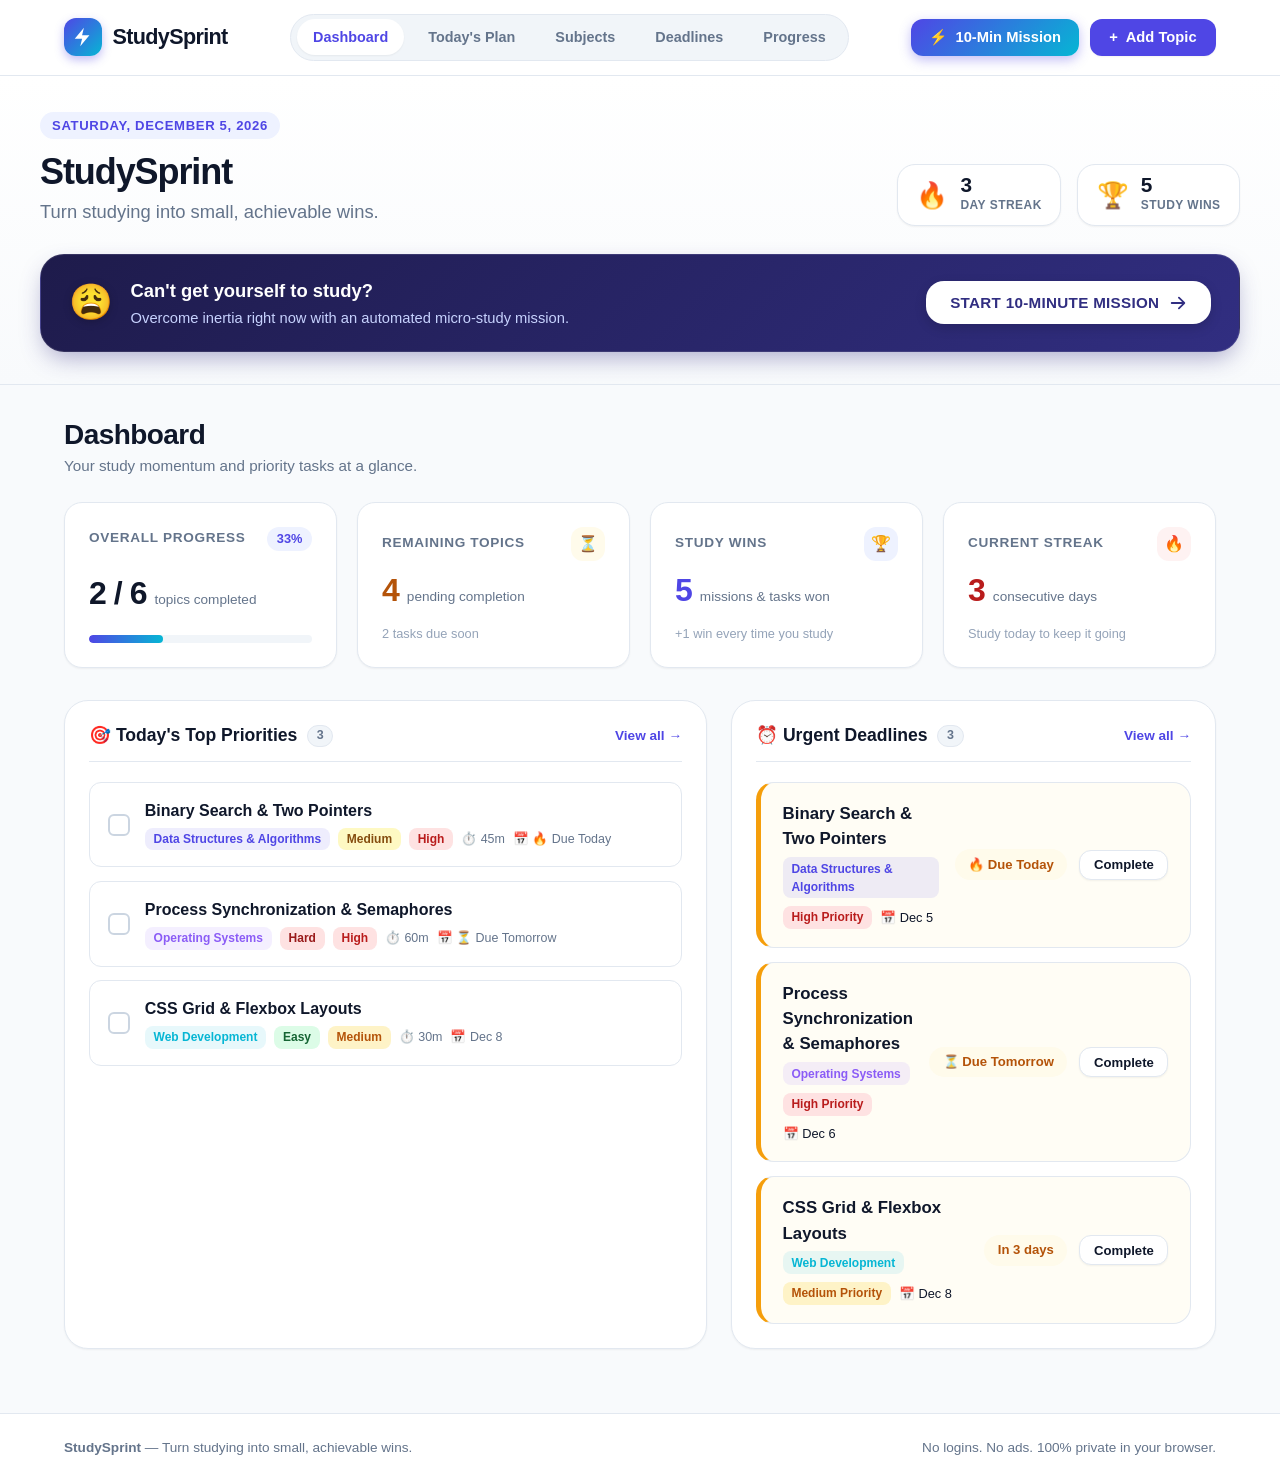
<file: index.html>
﻿<!DOCTYPE html>
<html lang="en">
<head>
  <meta charset="UTF-8">
  <meta name="viewport" content="width=device-width, initial-scale=1.0">
  
  <!-- Primary Meta Tags -->
  <title>StudySprint – Free Study Planner for Students</title>
  <meta name="title" content="StudySprint – Free Study Planner for Students">
  <meta name="description" content="StudySprint is a free study planner that helps students organize subjects, track deadlines, plan daily study tasks, and start focused 10-minute study sessions.">
  <meta name="keywords" content="study planner, student planner, study timer, 10 minute mission, study tracker, college study, homework manager, deadline tracker">
  <meta name="author" content="StudySprint">
  <meta name="theme-color" content="#4f46e5">

  <!-- Open Graph / Facebook -->
  <meta property="og:type" content="website">
  <meta property="og:url" content="https://studysprint.app/">
  <meta property="og:title" content="StudySprint – Free Study Planner for Students">
  <meta property="og:description" content="Turn studying into small, achievable wins. Organize subjects, track deadlines, and conquer procrastination with 10-Minute Missions.">
  <meta property="og:image" content="assets/og-preview.svg">

  <!-- Twitter Card -->
  <meta property="twitter:card" content="summary_large_image">
  <meta property="twitter:url" content="https://studysprint.app/">
  <meta property="twitter:title" content="StudySprint – Free Study Planner for Students">
  <meta property="twitter:description" content="Turn studying into small, achievable wins. Free browser-based study planner for college students.">
  <meta property="twitter:image" content="assets/og-preview.svg">

  <link rel="icon" type="image/svg+xml" href="assets/favicon.svg">
  <link rel="stylesheet" href="style.css">

  <!-- Structured Data (JSON-LD) -->
  <script type="application/ld+json">
  {
    "@context": "https://schema.org",
    "@type": "WebApplication",
    "name": "StudySprint",
    "applicationCategory": "EducationalApplication",
    "operatingSystem": "All",
    "browserRequirements": "Requires JavaScript and HTML5 support",
    "description": "Free study planning web application for students to track subjects, topics, deadlines, and execute 10-minute focused study sessions.",
    "offers": {
      "@type": "Offer",
      "price": "0",
      "priceCurrency": "USD"
    }
  }
  </script>
</head>
<body>

  <!-- Navigation Header -->
  <header class="app-header" id="app-header">
    <div class="header-container">
      <a href="#dashboard" class="brand-logo" aria-label="StudySprint Home">
        <div class="logo-icon">
          <svg viewBox="0 0 24 24" width="22" height="22" fill="currentColor">
            <path d="M13 2L3 14h8l-2 8 10-12h-8l2-8z"/>
          </svg>
        </div>
        <span class="logo-text">StudySprint</span>
      </a>

      <nav class="main-nav" id="main-nav" aria-label="Main Navigation">
        <ul class="nav-links">
          <li><a href="#dashboard" class="nav-link active" data-section="dashboard">Dashboard</a></li>
          <li><a href="#todays-plan" class="nav-link" data-section="todays-plan">Today's Plan</a></li>
          <li><a href="#subjects" class="nav-link" data-section="subjects">Subjects</a></li>
          <li><a href="#deadlines" class="nav-link" data-section="deadlines">Deadlines</a></li>
          <li><a href="#progress" class="nav-link" data-section="progress">Progress</a></li>
        </ul>
      </nav>

      <div class="header-actions">
        <button class="btn btn-mission btn-pulse" id="nav-mission-btn" title="Start a quick 10-minute study session">
          <span class="btn-icon">⚡</span>
          <span class="btn-label">10-Min Mission</span>
        </button>
        <button class="btn btn-primary" id="header-add-topic-btn">
          <span class="btn-icon">+</span>
          <span class="btn-label">Add Topic</span>
        </button>
        <button class="mobile-menu-toggle" id="mobile-menu-toggle" aria-label="Toggle navigation menu" aria-expanded="false">
          <span></span><span></span><span></span>
        </button>
      </div>
    </div>
  </header>

  <!-- Main Content Layout -->
  <main class="app-main" id="main-content">
    
    <!-- Hero / Welcome Banner -->
    <section class="hero-banner" aria-label="Daily Overview">
      <div class="hero-content">
        <div class="hero-text">
          <div class="date-badge" id="current-date-display">Today's Date</div>
          <h1 class="hero-title">StudySprint</h1>
          <p class="hero-tagline">Turn studying into small, achievable wins.</p>
        </div>

        <div class="hero-stats">
          <div class="stat-pill streak-pill" title="Daily study streak">
            <span class="pill-icon">🔥</span>
            <div class="pill-data">
              <span class="pill-value" id="hero-streak-count">0</span>
              <span class="pill-label">Day Streak</span>
            </div>
          </div>
          <div class="stat-pill wins-pill" title="Total study wins recorded">
            <span class="pill-icon">🏆</span>
            <div class="pill-data">
              <span class="pill-value" id="hero-wins-count">0</span>
              <span class="pill-label">Study Wins</span>
            </div>
          </div>
        </div>
      </div>

      <!-- Quick 10-Minute Mission Incentive Card -->
      <div class="mission-trigger-banner" id="hero-mission-trigger">
        <div class="mission-trigger-text">
          <span class="mission-emoji" aria-hidden="true">😩</span>
          <div class="mission-prompt">
            <strong>Can't get yourself to study?</strong>
            <p>Overcome inertia right now with an automated micro-study mission.</p>
          </div>
        </div>
        <button class="btn btn-mission-hero" id="hero-start-mission-btn">
          <span>START 10-MINUTE MISSION</span>
          <svg viewBox="0 0 20 20" width="18" height="18" fill="currentColor"><path fill-rule="evenodd" d="M10.293 3.293a1 1 0 011.414 0l6 6a1 1 0 010 1.414l-6 6a1 1 0 01-1.414-1.414L14.586 11H3a1 1 0 110-2h11.586l-4.293-4.293a1 1 0 010-1.414z" clip-rule="evenodd"/></svg>
        </button>
      </div>
    </section>

    <!-- App Sections Container -->
    <div class="app-body">

      <!-- SECTION: Dashboard Overview -->
      <section id="dashboard" class="content-section active" aria-labelledby="heading-dashboard">
        <div class="section-header">
          <div>
            <h2 id="heading-dashboard" class="section-title">Dashboard</h2>
            <p class="section-subtitle">Your study momentum and priority tasks at a glance.</p>
          </div>
        </div>

        <!-- Metric Cards Grid -->
        <div class="stats-grid">
          <div class="card stat-card">
            <div class="stat-card-header">
              <span class="stat-card-title">Overall Progress</span>
              <span class="stat-badge" id="dash-pct-badge">0%</span>
            </div>
            <div class="stat-card-main">
              <span class="stat-big-number" id="dash-progress-ratio">0 / 0</span>
              <span class="stat-subtext">topics completed</span>
            </div>
            <div class="progress-bar-bg" role="progressbar" aria-valuemin="0" aria-valuemax="100" aria-valuenow="0" id="dash-progress-aria">
              <div class="progress-bar-fill" id="dash-progress-fill" style="width: 0%;"></div>
            </div>
          </div>

          <div class="card stat-card">
            <div class="stat-card-header">
              <span class="stat-card-title">Remaining Topics</span>
              <span class="stat-icon-wrap bg-amber">⏳</span>
            </div>
            <div class="stat-card-main">
              <span class="stat-big-number text-amber" id="dash-remaining-count">0</span>
              <span class="stat-subtext">pending completion</span>
            </div>
            <p class="stat-footnote" id="dash-due-today-note">0 tasks due soon</p>
          </div>

          <div class="card stat-card">
            <div class="stat-card-header">
              <span class="stat-card-title">Study Wins</span>
              <span class="stat-icon-wrap bg-indigo">🏆</span>
            </div>
            <div class="stat-card-main">
              <span class="stat-big-number text-indigo" id="dash-wins-count">0</span>
              <span class="stat-subtext">missions & tasks won</span>
            </div>
            <p class="stat-footnote">+1 win every time you study</p>
          </div>

          <div class="card stat-card">
            <div class="stat-card-header">
              <span class="stat-card-title">Current Streak</span>
              <span class="stat-icon-wrap bg-rose">🔥</span>
            </div>
            <div class="stat-card-main">
              <span class="stat-big-number text-rose" id="dash-streak-count">0</span>
              <span class="stat-subtext">consecutive days</span>
            </div>
            <p class="stat-footnote" id="dash-streak-status">Study today to keep it going</p>
          </div>
        </div>

        <!-- Dashboard Split Columns: Today's Tasks Preview + Upcoming Deadlines Preview -->
        <div class="dashboard-columns">
          
          <div class="dash-column">
            <div class="column-header">
              <h3 class="column-title">
                <span>🎯 Today's Top Priorities</span>
                <span class="count-bubble" id="dash-today-count">0</span>
              </h3>
              <a href="#todays-plan" class="text-link">View all &rarr;</a>
            </div>
            <div class="tasks-list" id="dash-today-tasks-list">
              <!-- Dynamically populated -->
            </div>
          </div>

          <div class="dash-column">
            <div class="column-header">
              <h3 class="column-title">
                <span>⏰ Urgent Deadlines</span>
                <span class="count-bubble" id="dash-urgent-count">0</span>
              </h3>
              <a href="#deadlines" class="text-link">View all &rarr;</a>
            </div>
            <div class="deadlines-list" id="dash-deadlines-preview-list">
              <!-- Dynamically populated -->
            </div>
          </div>

        </div>
      </section>

      <!-- SECTION: Today's Plan -->
      <section id="todays-plan" class="content-section" aria-labelledby="heading-todays-plan">
        <div class="section-header">
          <div>
            <h2 id="heading-todays-plan" class="section-title">Today's Plan</h2>
            <p class="section-subtitle">
              Automatically curated based on closest deadlines, priority, and estimated difficulty.
            </p>
          </div>
          <div class="section-header-actions">
            <button class="btn btn-secondary" id="today-add-topic-btn">+ Add Topic</button>
          </div>
        </div>

        <!-- Task filters / Sort toolbar -->
        <div class="filter-toolbar">
          <div class="filter-chips" id="today-filters">
            <button class="chip active" data-filter="all">All Priorities</button>
            <button class="chip" data-filter="High">High Priority</button>
            <button class="chip" data-filter="quick">Under 30 Mins</button>
            <button class="chip" data-filter="approaching">Due This Week</button>
          </div>
          <div class="filter-summary" id="today-filter-summary">
            Showing recommended tasks for today
          </div>
        </div>

        <!-- Today's Tasks Container -->
        <div class="tasks-container" id="today-tasks-container">
          <!-- Dynamic Task Cards -->
        </div>
      </section>

      <!-- SECTION: Subjects -->
      <section id="subjects" class="content-section" aria-labelledby="heading-subjects">
        <div class="section-header">
          <div>
            <h2 id="heading-subjects" class="section-title">Subjects</h2>
            <p class="section-subtitle">Organize your coursework, monitor completion rates, and manage topics.</p>
          </div>
          <div class="section-header-actions">
            <button class="btn btn-primary" id="open-add-subject-modal-btn">
              <span>+ Add Subject</span>
            </button>
          </div>
        </div>

        <!-- Subjects Grid -->
        <div class="subjects-grid" id="subjects-grid">
          <!-- Dynamic Subject Cards -->
        </div>
      </section>

      <!-- SECTION: Upcoming Deadlines -->
      <section id="deadlines" class="content-section" aria-labelledby="heading-deadlines">
        <div class="section-header">
          <div>
            <h2 id="heading-deadlines" class="section-title">Upcoming Deadlines</h2>
            <p class="section-subtitle">Chronological timeline of all remaining assignments and exam topics.</p>
          </div>
          <div class="section-header-actions">
            <div class="legend-pills">
              <span class="legend-tag tag-overdue">● Overdue</span>
              <span class="legend-tag tag-today">● Due Soon</span>
              <span class="legend-tag tag-normal">● Upcoming</span>
            </div>
          </div>
        </div>

        <!-- Deadlines List View -->
        <div class="deadlines-container" id="deadlines-container">
          <!-- Dynamically populated -->
        </div>
      </section>

      <!-- SECTION: Progress & History -->
      <section id="progress" class="content-section" aria-labelledby="heading-progress">
        <div class="section-header">
          <div>
            <h2 id="heading-progress" class="section-title">Study Progress Hub</h2>
            <p class="section-subtitle">Comprehensive breakdown of your study accomplishments and consistency.</p>
          </div>
        </div>

        <div class="progress-details-grid">
          <!-- Big Progress Overview Card -->
          <div class="card progress-breakdown-card">
            <h3 class="card-title">Subject Mastery Breakdown</h3>
            <div class="subject-progress-bars" id="subject-progress-bars-list">
              <!-- Dynamically populated -->
            </div>
          </div>

          <!-- Difficulty Distribution Card -->
          <div class="card difficulty-breakdown-card">
            <h3 class="card-title">Topics by Difficulty</h3>
            <div class="difficulty-bars" id="difficulty-breakdown-container">
              <!-- Dynamic bars -->
            </div>

            <div class="study-habits-box">
              <h4>💡 Study Sprint Tip</h4>
              <p>Break hard topics into 10-minute micro-tasks. Consistency beats cramming every time.</p>
            </div>
          </div>
        </div>

        <!-- Data Management & Demo Toolbar -->
        <div class="card utility-card">
          <div class="utility-card-header">
            <div>
              <h3 class="card-title">Data & Preferences</h3>
              <p class="section-subtitle">All your data is saved locally in your browser's localStorage.</p>
            </div>
          </div>
          <div class="utility-actions">
            <button class="btn btn-secondary btn-sm" id="btn-load-demo">
              <span>⚡ Load Sample College Data</span>
            </button>
            <button class="btn btn-secondary btn-sm" id="btn-export-data">
              <span>💾 Export Backup JSON</span>
            </button>
            <label class="btn btn-secondary btn-sm file-input-label">
              <span>📂 Import JSON</span>
              <input type="file" id="file-import-data" accept=".json" style="display:none;">
            </label>
            <button class="btn btn-danger-outline btn-sm" id="btn-clear-data">
              <span>🗑️ Clear All Data</span>
            </button>
          </div>
        </div>
      </section>

    </div>
  </main>

  <!-- Footer -->
  <footer class="app-footer">
    <div class="footer-container">
      <div class="footer-brand">
        <strong>StudySprint</strong> — Turn studying into small, achievable wins.
      </div>
      <div class="footer-links">
        <span>No logins. No ads. 100% private in your browser.</span>
      </div>
    </div>
  </footer>

  <!-- ==================== MODALS & DIALOGS ==================== -->

  <!-- 1. ADD SUBJECT MODAL -->
  <dialog class="app-dialog" id="modal-add-subject" aria-labelledby="modal-add-subject-title">
    <div class="dialog-content">
      <div class="dialog-header">
        <h3 id="modal-add-subject-title">Create New Subject</h3>
        <button class="dialog-close-btn" data-close-dialog="modal-add-subject" aria-label="Close dialog">&times;</button>
      </div>
      <form id="form-add-subject">
        <div class="form-group">
          <label for="subject-name-input">Subject Name <span class="required">*</span></label>
          <input type="text" id="subject-name-input" placeholder="e.g. Data Structures & Algorithms, Calculus, Physics" required maxlength="50" autocomplete="off">
          <span class="field-hint">e.g. DSA, Operating Systems, Organic Chemistry</span>
        </div>

        <div class="form-group">
          <label>Theme Color Tag</label>
          <div class="color-picker-group" id="subject-color-picker">
            <label class="color-swatch"><input type="radio" name="subject-color" value="#4f46e5" checked><span style="background-color:#4f46e5;"></span></label>
            <label class="color-swatch"><input type="radio" name="subject-color" value="#06b6d4"><span style="background-color:#06b6d4;"></span></label>
            <label class="color-swatch"><input type="radio" name="subject-color" value="#10b981"><span style="background-color:#10b981;"></span></label>
            <label class="color-swatch"><input type="radio" name="subject-color" value="#f59e0b"><span style="background-color:#f59e0b;"></span></label>
            <label class="color-swatch"><input type="radio" name="subject-color" value="#ef4444"><span style="background-color:#ef4444;"></span></label>
            <label class="color-swatch"><input type="radio" name="subject-color" value="#8b5cf6"><span style="background-color:#8b5cf6;"></span></label>
            <label class="color-swatch"><input type="radio" name="subject-color" value="#ec4899"><span style="background-color:#ec4899;"></span></label>
          </div>
        </div>

        <div class="dialog-actions">
          <button type="button" class="btn btn-secondary" data-close-dialog="modal-add-subject">Cancel</button>
          <button type="submit" class="btn btn-primary">Create Subject</button>
        </div>
      </form>
    </div>
  </dialog>

  <!-- 2. ADD TOPIC MODAL -->
  <dialog class="app-dialog" id="modal-add-topic" aria-labelledby="modal-add-topic-title">
    <div class="dialog-content">
      <div class="dialog-header">
        <h3 id="modal-add-topic-title">Add Study Topic</h3>
        <button class="dialog-close-btn" data-close-dialog="modal-add-topic" aria-label="Close dialog">&times;</button>
      </div>
      <form id="form-add-topic">
        <div class="form-group">
          <label for="topic-name-input">Topic / Task Name <span class="required">*</span></label>
          <input type="text" id="topic-name-input" placeholder="e.g. Binary Search, Dynamic Programming, Integration by Parts" required maxlength="100" autocomplete="off">
        </div>

        <div class="form-row">
          <div class="form-group form-col">
            <label for="topic-subject-select">Subject <span class="required">*</span></label>
            <select id="topic-subject-select" required>
              <option value="" disabled selected>Select a subject...</option>
            </select>
          </div>

          <div class="form-group form-col">
            <label for="topic-difficulty-select">Difficulty</label>
            <select id="topic-difficulty-select">
              <option value="Easy">Easy</option>
              <option value="Medium" selected>Medium</option>
              <option value="Hard">Hard</option>
            </select>
          </div>
        </div>

        <div class="form-row">
          <div class="form-group form-col">
            <label for="topic-deadline-input">Deadline Date <span class="required">*</span></label>
            <input type="date" id="topic-deadline-input" required>
          </div>

          <div class="form-group form-col">
            <label for="topic-priority-select">Priority</label>
            <select id="topic-priority-select">
              <option value="Low">Low</option>
              <option value="Medium" selected>Medium</option>
              <option value="High">High</option>
            </select>
          </div>
        </div>

        <div class="form-group">
          <label for="topic-time-input">Estimated Study Time (minutes)</label>
          <div class="time-input-row">
            <input type="number" id="topic-time-input" min="5" max="600" step="5" value="45" required>
            <div class="quick-time-buttons">
              <button type="button" class="btn-time-preset" data-time="15">15m</button>
              <button type="button" class="btn-time-preset" data-time="30">30m</button>
              <button type="button" class="btn-time-preset" data-time="45">45m</button>
              <button type="button" class="btn-time-preset" data-time="60">60m</button>
            </div>
          </div>
        </div>

        <div class="dialog-actions">
          <button type="button" class="btn btn-secondary" data-close-dialog="modal-add-topic">Cancel</button>
          <button type="submit" class="btn btn-primary">Save Topic</button>
        </div>
      </form>
    </div>
  </dialog>

  <!-- 3. 10-MINUTE MISSION MODAL (THE HERO FEATURE) -->
  <dialog class="app-dialog modal-mission" id="modal-mission" aria-labelledby="mission-dialog-title">
    <div class="dialog-content mission-modal-content">
      
      <!-- STAGE 1: Time Selection -->
      <div id="mission-stage-select" class="mission-stage active">
        <div class="dialog-header">
          <h3 id="mission-dialog-title">⚡ 10-Minute Mission</h3>
          <button class="dialog-close-btn" data-close-dialog="modal-mission" aria-label="Close dialog">&times;</button>
        </div>

        <div class="mission-intro-box">
          <div class="mission-avatar">😩</div>
          <h4>Can't get yourself to study?</h4>
          <p>Don't worry about finishing everything today. Just show up for a quick sprint to get your momentum back.</p>
        </div>

        <div class="mission-question">
          <p class="question-title">How much time can you give right now?</p>
          <div class="time-choice-grid">
            <button type="button" class="btn-time-choice" data-mission-time="10">
              <span class="time-num">10</span>
              <span class="time-unit">minutes</span>
              <span class="time-badge">Recommended</span>
            </button>
            <button type="button" class="btn-time-choice" data-mission-time="20">
              <span class="time-num">20</span>
              <span class="time-unit">minutes</span>
              <span class="time-badge">Deep focus</span>
            </button>
            <button type="button" class="btn-time-choice" data-mission-time="30">
              <span class="time-num">30</span>
              <span class="time-unit">minutes</span>
              <span class="time-badge">Power sprint</span>
            </button>
          </div>
        </div>

        <div class="mission-empty-warning" id="mission-no-tasks-warning" style="display:none;">
          <p>💡 You don't have any pending topics yet. Please add a topic first or load sample data.</p>
        </div>
      </div>

      <!-- STAGE 2: Active Mission & Timer -->
      <div id="mission-stage-active" class="mission-stage">
        <div class="dialog-header">
          <div class="mission-active-badge">⚡ MISSION IN PROGRESS</div>
          <button class="dialog-close-btn" id="mission-abort-btn" aria-label="Cancel mission">&times;</button>
        </div>

        <div class="active-mission-card">
          <div class="mission-tags">
            <span class="tag-subject" id="mission-subject-tag">DSA</span>
            <span class="tag-difficulty" id="mission-diff-tag">Medium</span>
            <span class="tag-priority" id="mission-prio-tag">High Priority</span>
          </div>

          <h3 class="mission-topic-title" id="mission-topic-title">Binary Search</h3>

          <div class="mission-instruction-box">
            <span class="instruction-label">🎯 Your Target:</span>
            <p class="instruction-text" id="mission-instruction-text">
              Spend the first half reviewing the core concept, then solve or outline 1 practice problem. Keep distractions away!
            </p>
          </div>
        </div>

        <!-- Countdown Timer Display -->
        <div class="mission-timer-container">
          <div class="timer-display" id="mission-timer-display">10:00</div>
          <div class="timer-progress-track">
            <div class="timer-progress-bar" id="mission-timer-bar" style="width: 100%;"></div>
          </div>
          <p class="timer-status-text" id="mission-timer-status">Focus mode active. You've got this!</p>
        </div>

        <!-- Timer Controls -->
        <div class="mission-controls">
          <button type="button" class="btn btn-secondary" id="mission-pause-btn">
            <span id="mission-pause-icon">⏸️</span>
            <span id="mission-pause-text">Pause</span>
          </button>
          <button type="button" class="btn btn-outline" id="mission-finish-early-btn">
            Finish Early
          </button>
          <button type="button" class="btn btn-success" id="mission-complete-btn">
            ✅ Complete Mission
          </button>
        </div>
      </div>

      <!-- STAGE 3: Completion & Win Screen -->
      <div id="mission-stage-complete" class="mission-stage">
        <div class="celebration-box">
          <div class="celebration-icon">🎉</div>
          <h3 class="celebration-title">Mission Complete!</h3>
          <p class="celebration-subtitle" id="mission-complete-subtitle">
            You completed a 10-minute focused study session.
          </p>

          <div class="win-card">
            <div class="win-badge-anim">+1 Study Win</div>
            <p class="win-subtext">Consistency builds mastery.</p>
          </div>

          <div class="mission-mark-topic-wrap" id="mission-mark-topic-wrap">
            <label class="custom-checkbox-label">
              <input type="checkbox" id="mission-mark-topic-completed-cb" checked>
              <span>Also mark <strong><span id="mission-completed-topic-name">Topic</span></strong> as 100% completed</span>
            </label>
          </div>

          <div class="dialog-actions-center">
            <button type="button" class="btn btn-primary btn-lg" id="mission-claim-win-btn">
              Claim Win & Return to Dashboard
            </button>
          </div>
        </div>
      </div>

    </div>
  </dialog>

  <!-- Confetti Canvas overlay for celebrations -->
  <canvas id="confetti-canvas" class="confetti-canvas"></canvas>

  <!-- Toast Notification Container -->
  <div class="toast-container" id="toast-container" aria-live="polite"></div>

  <!-- JavaScript -->
  <script src="script.js"></script>
</body>
</html>
</file>
<file: style.css>
/* ==========================================================================
   StudySprint - Modern, Student-Focused Study Planner Stylesheet
   ========================================================================== */

/* --- CSS Variables & Design Tokens --- */
:root {
  /* Brand Palette */
  --primary: #4f46e5;
  --primary-hover: #4338ca;
  --primary-light: #eef2ff;
  --primary-focus: rgba(79, 70, 229, 0.25);
  
  --accent: #0284c7;
  --accent-light: #e0f2fe;
  
  --success: #10b981;
  --success-light: #ecfdf5;
  --success-dark: #047857;

  --warning: #f59e0b;
  --warning-light: #fffbeb;
  --warning-dark: #b45309;

  --danger: #ef4444;
  --danger-light: #fef2f2;
  --danger-dark: #b91c1c;

  --indigo: #6366f1;
  --purple: #8b5cf6;
  --pink: #ec4899;

  /* Neutral Shades */
  --bg-app: #f8fafc;
  --bg-card: #ffffff;
  --bg-card-subtle: #f1f5f9;
  --text-main: #0f172a;
  --text-muted: #64748b;
  --text-light: #94a3b8;
  --border: #e2e8f0;
  --border-focus: #cbd5e1;

  /* Typography */
  --font-family: -apple-system, BlinkMacSystemFont, 'Segoe UI', Roboto, 'Helvetica Neue', Arial, sans-serif;
  
  /* Shadows & Radius */
  --radius-sm: 8px;
  --radius-md: 12px;
  --radius-lg: 18px;
  --radius-xl: 24px;
  --radius-full: 9999px;

  --shadow-sm: 0 1px 2px 0 rgba(0, 0, 0, 0.05);
  --shadow-md: 0 4px 6px -1px rgba(0, 0, 0, 0.07), 0 2px 4px -2px rgba(0, 0, 0, 0.05);
  --shadow-lg: 0 10px 15px -3px rgba(0, 0, 0, 0.08), 0 4px 6px -4px rgba(0, 0, 0, 0.04);
  --shadow-xl: 0 20px 25px -5px rgba(0, 0, 0, 0.1), 0 8px 10px -6px rgba(0, 0, 0, 0.04);

  --transition-fast: 150ms ease;
  --transition-normal: 250ms ease;
}

/* --- Base & Reset --- */
*, *::before, *::after {
  box-sizing: border-box;
  margin: 0;
  padding: 0;
}

html {
  font-family: var(--font-family);
  font-size: 16px;
  line-height: 1.5;
  color: var(--text-main);
  background-color: var(--bg-app);
  scroll-behavior: smooth;
  -webkit-text-size-adjust: 100%;
}

body {
  min-height: 100vh;
  display: flex;
  flex-direction: column;
  background-color: var(--bg-app);
  overflow-x: hidden;
}

/* --- Typography Helpers --- */
h1, h2, h3, h4, h5, h6 {
  color: var(--text-main);
  font-weight: 700;
  line-height: 1.25;
}

p {
  color: var(--text-muted);
}

a {
  color: var(--primary);
  text-decoration: none;
  transition: color var(--transition-fast);
}

a:hover {
  color: var(--primary-hover);
}

button, input, select, textarea {
  font-family: inherit;
  font-size: inherit;
}

/* --- Header & Navigation --- */
.app-header {
  position: sticky;
  top: 0;
  z-index: 100;
  background-color: rgba(255, 255, 255, 0.92);
  backdrop-filter: blur(12px);
  -webkit-backdrop-filter: blur(12px);
  border-bottom: 1px solid var(--border);
  transition: box-shadow var(--transition-fast);
}

.header-container {
  max-width: 1200px;
  margin: 0 auto;
  padding: 0.85rem 1.5rem;
  display: flex;
  align-items: center;
  justify-content: space-between;
  gap: 1rem;
}

.brand-logo {
  display: flex;
  align-items: center;
  gap: 0.65rem;
  text-decoration: none;
  font-weight: 800;
  font-size: 1.35rem;
  letter-spacing: -0.03em;
  color: var(--text-main);
}

.logo-icon {
  width: 38px;
  height: 38px;
  border-radius: var(--radius-md);
  background: linear-gradient(135deg, var(--primary), #06b6d4);
  color: #ffffff;
  display: flex;
  align-items: center;
  justify-content: center;
  box-shadow: 0 4px 10px rgba(79, 70, 229, 0.35);
}

.main-nav {
  display: flex;
}

.nav-links {
  display: flex;
  list-style: none;
  gap: 0.5rem;
  background: var(--bg-card-subtle);
  padding: 0.3rem 0.4rem;
  border-radius: var(--radius-full);
  border: 1px solid var(--border);
}

.nav-link {
  display: inline-block;
  padding: 0.45rem 1rem;
  font-size: 0.9rem;
  font-weight: 600;
  color: var(--text-muted);
  border-radius: var(--radius-full);
  transition: all var(--transition-fast);
}

.nav-link:hover {
  color: var(--text-main);
}

.nav-link.active {
  background: #ffffff;
  color: var(--primary);
  box-shadow: var(--shadow-sm);
}

.header-actions {
  display: flex;
  align-items: center;
  gap: 0.65rem;
}

/* Mobile Hamburger Toggle */
.mobile-menu-toggle {
  display: none;
  flex-direction: column;
  justify-content: space-around;
  width: 38px;
  height: 38px;
  background: transparent;
  border: 1px solid var(--border);
  border-radius: var(--radius-md);
  padding: 8px;
  cursor: pointer;
}

.mobile-menu-toggle span {
  width: 100%;
  height: 2px;
  background-color: var(--text-main);
  border-radius: 2px;
  transition: all var(--transition-fast);
}

/* --- Buttons --- */
.btn {
  display: inline-flex;
  align-items: center;
  justify-content: center;
  gap: 0.5rem;
  padding: 0.6rem 1.15rem;
  font-size: 0.92rem;
  font-weight: 600;
  border-radius: var(--radius-md);
  border: 1px solid transparent;
  cursor: pointer;
  transition: all var(--transition-fast);
  white-space: nowrap;
  user-select: none;
}

.btn:focus-visible {
  outline: 2px solid var(--primary);
  outline-offset: 2px;
}

.btn-primary {
  background-color: var(--primary);
  color: #ffffff;
  box-shadow: var(--shadow-sm);
}

.btn-primary:hover {
  background-color: var(--primary-hover);
  box-shadow: var(--shadow-md);
  transform: translateY(-1px);
}

.btn-secondary {
  background-color: #ffffff;
  color: var(--text-main);
  border-color: var(--border);
  box-shadow: var(--shadow-sm);
}

.btn-secondary:hover {
  background-color: var(--bg-card-subtle);
  border-color: var(--border-focus);
}

.btn-outline {
  background-color: transparent;
  color: var(--text-muted);
  border-color: var(--border);
}

.btn-outline:hover {
  background-color: var(--bg-card-subtle);
  color: var(--text-main);
}

.btn-danger-outline {
  background: transparent;
  color: var(--danger);
  border: 1px solid #fca5a5;
}

.btn-danger-outline:hover {
  background: var(--danger-light);
  border-color: var(--danger);
}

.btn-success {
  background-color: var(--success);
  color: #ffffff;
}

.btn-success:hover {
  background-color: var(--success-dark);
}

.btn-mission {
  background: linear-gradient(135deg, #4f46e5, #06b6d4);
  color: #ffffff;
  font-weight: 700;
  box-shadow: 0 4px 12px rgba(79, 70, 229, 0.35);
  border: none;
}

.btn-mission:hover {
  transform: translateY(-1px);
  box-shadow: 0 6px 16px rgba(79, 70, 229, 0.45);
}

.btn-sm {
  padding: 0.4rem 0.85rem;
  font-size: 0.82rem;
}

.btn-lg {
  padding: 0.85rem 1.75rem;
  font-size: 1.05rem;
}

@keyframes pulseGlow {
  0% { box-shadow: 0 0 0 0 rgba(79, 70, 229, 0.4); }
  70% { box-shadow: 0 0 0 10px rgba(79, 70, 229, 0); }
  100% { box-shadow: 0 0 0 0 rgba(79, 70, 229, 0); }
}

.btn-pulse {
  animation: pulseGlow 2.5s infinite;
}

/* --- Hero Banner --- */
.hero-banner {
  background: linear-gradient(180deg, #ffffff 0%, var(--bg-app) 100%);
  border-bottom: 1px solid var(--border);
  padding: 2.25rem 1.5rem 2rem;
}

.hero-content {
  max-width: 1200px;
  margin: 0 auto;
  display: flex;
  align-items: flex-end;
  justify-content: space-between;
  flex-wrap: wrap;
  gap: 1.5rem;
}

.date-badge {
  display: inline-block;
  font-size: 0.82rem;
  font-weight: 700;
  text-transform: uppercase;
  letter-spacing: 0.05em;
  color: var(--primary);
  background: var(--primary-light);
  padding: 0.25rem 0.75rem;
  border-radius: var(--radius-full);
  margin-bottom: 0.6rem;
}

.hero-title {
  font-size: 2.25rem;
  font-weight: 800;
  letter-spacing: -0.03em;
  color: var(--text-main);
  margin-bottom: 0.25rem;
}

.hero-tagline {
  font-size: 1.15rem;
  color: var(--text-muted);
  max-width: 600px;
}

.hero-stats {
  display: flex;
  gap: 1rem;
}

.stat-pill {
  display: flex;
  align-items: center;
  gap: 0.75rem;
  background: #ffffff;
  padding: 0.65rem 1.15rem;
  border-radius: var(--radius-lg);
  border: 1px solid var(--border);
  box-shadow: var(--shadow-sm);
}

.pill-icon {
  font-size: 1.6rem;
}

.pill-data {
  display: flex;
  flex-direction: column;
}

.pill-value {
  font-size: 1.3rem;
  font-weight: 800;
  color: var(--text-main);
  line-height: 1;
}

.pill-label {
  font-size: 0.75rem;
  font-weight: 600;
  color: var(--text-muted);
  text-transform: uppercase;
  letter-spacing: 0.04em;
}

/* 10-Minute Mission Hero Incentive Box */
.mission-trigger-banner {
  max-width: 1200px;
  margin: 1.75rem auto 0;
  background: linear-gradient(135deg, #1e1b4b 0%, #312e81 100%);
  color: #ffffff;
  padding: 1.35rem 1.75rem;
  border-radius: var(--radius-xl);
  display: flex;
  align-items: center;
  justify-content: space-between;
  gap: 1.25rem;
  box-shadow: 0 10px 25px -5px rgba(49, 46, 129, 0.4);
  border: 1px solid rgba(255, 255, 255, 0.1);
}

.mission-trigger-text {
  display: flex;
  align-items: center;
  gap: 1.1rem;
}

.mission-emoji {
  font-size: 2.2rem;
  filter: drop-shadow(0 2px 4px rgba(0,0,0,0.2));
}

.mission-prompt strong {
  font-size: 1.15rem;
  color: #ffffff;
  display: block;
}

.mission-prompt p {
  color: #c7d2fe;
  font-size: 0.92rem;
  margin-top: 0.15rem;
}

.btn-mission-hero {
  background: #ffffff;
  color: #312e81;
  font-weight: 800;
  font-size: 0.95rem;
  letter-spacing: 0.02em;
  padding: 0.8rem 1.5rem;
  border-radius: var(--radius-lg);
  border: none;
  display: inline-flex;
  align-items: center;
  gap: 0.6rem;
  cursor: pointer;
  transition: all var(--transition-fast);
  white-space: nowrap;
  box-shadow: 0 4px 12px rgba(0,0,0,0.15);
}

.btn-mission-hero:hover {
  transform: translateY(-2px);
  background: #f8fafc;
  box-shadow: 0 8px 20px rgba(0,0,0,0.2);
  color: var(--primary);
}

/* --- Layout & Container --- */
.app-body {
  max-width: 1200px;
  width: 100%;
  margin: 0 auto;
  padding: 2rem 1.5rem 4rem;
  flex: 1;
}

.content-section {
  display: none;
  animation: fadeIn 250ms ease-out forwards;
}

.content-section.active {
  display: block;
}

@keyframes fadeIn {
  from { opacity: 0; transform: translateY(6px); }
  to { opacity: 1; transform: translateY(0); }
}

.section-header {
  display: flex;
  align-items: flex-start;
  justify-content: space-between;
  flex-wrap: wrap;
  gap: 1rem;
  margin-bottom: 1.5rem;
}

.section-title {
  font-size: 1.75rem;
  letter-spacing: -0.02em;
}

.section-subtitle {
  font-size: 0.95rem;
  color: var(--text-muted);
  margin-top: 0.2rem;
}

.section-header-actions {
  display: flex;
  align-items: center;
  gap: 0.75rem;
}

/* --- Cards Common --- */
.card {
  background-color: var(--bg-card);
  border: 1px solid var(--border);
  border-radius: var(--radius-lg);
  padding: 1.5rem;
  box-shadow: var(--shadow-sm);
  transition: box-shadow var(--transition-normal), border-color var(--transition-normal);
}

.card:hover {
  box-shadow: var(--shadow-md);
  border-color: var(--border-focus);
}

.card-title {
  font-size: 1.15rem;
  font-weight: 700;
  margin-bottom: 1rem;
}

/* --- Dashboard Stats Grid --- */
.stats-grid {
  display: grid;
  grid-template-columns: repeat(auto-fit, minmax(240px, 1fr));
  gap: 1.25rem;
  margin-bottom: 2rem;
}

.stat-card {
  display: flex;
  flex-direction: column;
  justify-content: space-between;
}

.stat-card-header {
  display: flex;
  align-items: center;
  justify-content: space-between;
  margin-bottom: 0.85rem;
}

.stat-card-title {
  font-size: 0.85rem;
  font-weight: 700;
  text-transform: uppercase;
  letter-spacing: 0.05em;
  color: var(--text-muted);
}

.stat-badge {
  font-size: 0.8rem;
  font-weight: 700;
  background: var(--primary-light);
  color: var(--primary);
  padding: 0.15rem 0.6rem;
  border-radius: var(--radius-full);
}

.stat-icon-wrap {
  width: 34px;
  height: 34px;
  border-radius: var(--radius-md);
  display: flex;
  align-items: center;
  justify-content: center;
  font-size: 1rem;
}

.bg-amber { background: var(--warning-light); color: var(--warning-dark); }
.bg-indigo { background: var(--primary-light); color: var(--primary); }
.bg-rose { background: var(--danger-light); color: var(--danger-dark); }

.stat-card-main {
  display: flex;
  align-items: baseline;
  gap: 0.5rem;
  margin-bottom: 0.75rem;
}

.stat-big-number {
  font-size: 2rem;
  font-weight: 800;
  line-height: 1;
  color: var(--text-main);
  letter-spacing: -0.03em;
}

.text-amber { color: var(--warning-dark); }
.text-indigo { color: var(--primary); }
.text-rose { color: var(--danger-dark); }

.stat-subtext {
  font-size: 0.85rem;
  color: var(--text-muted);
}

.stat-footnote {
  font-size: 0.8rem;
  color: var(--text-light);
  margin-top: 0.25rem;
}

/* Progress Bar */
.progress-bar-bg {
  width: 100%;
  height: 8px;
  background-color: var(--bg-card-subtle);
  border-radius: var(--radius-full);
  overflow: hidden;
}

.progress-bar-fill {
  height: 100%;
  background: linear-gradient(90deg, var(--primary), #06b6d4);
  border-radius: var(--radius-full);
  transition: width 400ms ease;
}

/* --- Dashboard Split Columns --- */
.dashboard-columns {
  display: grid;
  grid-template-columns: 1.15fr 0.85fr;
  gap: 1.5rem;
}

.dash-column {
  background: var(--bg-card);
  border: 1px solid var(--border);
  border-radius: var(--radius-xl);
  padding: 1.5rem;
  box-shadow: var(--shadow-sm);
}

.column-header {
  display: flex;
  align-items: center;
  justify-content: space-between;
  margin-bottom: 1.25rem;
  padding-bottom: 0.85rem;
  border-bottom: 1px solid var(--border);
}

.column-title {
  font-size: 1.1rem;
  display: flex;
  align-items: center;
  gap: 0.6rem;
}

.count-bubble {
  font-size: 0.78rem;
  font-weight: 700;
  background: var(--bg-card-subtle);
  color: var(--text-muted);
  padding: 0.15rem 0.55rem;
  border-radius: var(--radius-full);
  border: 1px solid var(--border);
}

.text-link {
  font-size: 0.85rem;
  font-weight: 600;
}

/* --- Task Cards & List --- */
.tasks-list, .tasks-container {
  display: flex;
  flex-direction: column;
  gap: 0.85rem;
}

.task-card {
  background: #ffffff;
  border: 1px solid var(--border);
  border-radius: var(--radius-md);
  padding: 1rem 1.15rem;
  display: flex;
  align-items: center;
  justify-content: space-between;
  gap: 1rem;
  transition: all var(--transition-fast);
}

.task-card:hover {
  border-color: var(--border-focus);
  box-shadow: var(--shadow-sm);
  transform: translateX(2px);
}

.task-card.completed {
  opacity: 0.65;
  background-color: var(--bg-card-subtle);
}

.task-card.completed .task-name {
  text-decoration: line-through;
  color: var(--text-muted);
}

.task-left {
  display: flex;
  align-items: center;
  gap: 0.9rem;
  flex: 1;
  min-width: 0;
}

.custom-checkbox {
  width: 22px;
  height: 22px;
  border-radius: 6px;
  border: 2px solid var(--border-focus);
  background: #ffffff;
  cursor: pointer;
  display: flex;
  align-items: center;
  justify-content: center;
  transition: all var(--transition-fast);
  flex-shrink: 0;
  padding: 0;
}

.custom-checkbox:hover {
  border-color: var(--primary);
}

.custom-checkbox.checked {
  background-color: var(--success);
  border-color: var(--success);
  color: #ffffff;
}

.task-info {
  display: flex;
  flex-direction: column;
  gap: 0.3rem;
  min-width: 0;
}

.task-name {
  font-size: 1rem;
  font-weight: 600;
  color: var(--text-main);
  white-space: nowrap;
  overflow: hidden;
  text-overflow: ellipsis;
}

.task-meta {
  display: flex;
  align-items: center;
  flex-wrap: wrap;
  gap: 0.5rem;
  font-size: 0.78rem;
}

/* Badges & Tags */
.tag {
  display: inline-flex;
  align-items: center;
  gap: 0.3rem;
  padding: 0.15rem 0.55rem;
  border-radius: var(--radius-sm);
  font-weight: 600;
  font-size: 0.75rem;
}

.tag-subject {
  background-color: var(--primary-light);
  color: var(--primary);
}

.tag-difficulty {
  background-color: var(--bg-card-subtle);
  color: var(--text-muted);
}

.diff-easy { background-color: #dcfce7; color: #166534; }
.diff-medium { background-color: #fef9c3; color: #854d0e; }
.diff-hard { background-color: #fee2e2; color: #991b1b; }

.tag-prio-High { background-color: #fee2e2; color: #b91c1c; font-weight: 700; }
.tag-prio-Medium { background-color: #fef3c7; color: #b45309; }
.tag-prio-Low { background-color: #f1f5f9; color: #475569; }

.task-time {
  color: var(--text-muted);
  display: inline-flex;
  align-items: center;
  gap: 0.2rem;
}

.task-deadline {
  color: var(--text-muted);
}

.task-right {
  display: flex;
  align-items: center;
  gap: 0.6rem;
  flex-shrink: 0;
}

.btn-icon-action {
  width: 32px;
  height: 32px;
  border-radius: var(--radius-sm);
  border: 1px solid transparent;
  background: transparent;
  color: var(--text-light);
  cursor: pointer;
  display: flex;
  align-items: center;
  justify-content: center;
  transition: all var(--transition-fast);
}

.btn-icon-action:hover {
  color: var(--danger);
  background-color: var(--danger-light);
}

/* --- Filter Toolbar --- */
.filter-toolbar {
  display: flex;
  align-items: center;
  justify-content: space-between;
  flex-wrap: wrap;
  gap: 1rem;
  margin-bottom: 1.25rem;
  background: #ffffff;
  padding: 0.75rem 1rem;
  border-radius: var(--radius-lg);
  border: 1px solid var(--border);
}

.filter-chips {
  display: flex;
  flex-wrap: wrap;
  gap: 0.5rem;
}

.chip {
  padding: 0.35rem 0.85rem;
  border-radius: var(--radius-full);
  border: 1px solid var(--border);
  background: #ffffff;
  color: var(--text-muted);
  font-size: 0.82rem;
  font-weight: 600;
  cursor: pointer;
  transition: all var(--transition-fast);
}

.chip:hover {
  border-color: var(--border-focus);
  color: var(--text-main);
}

.chip.active {
  background: var(--primary-light);
  color: var(--primary);
  border-color: var(--primary);
}

.filter-summary {
  font-size: 0.82rem;
  color: var(--text-muted);
}

/* --- Subjects Grid & Cards --- */
.subjects-grid {
  display: grid;
  grid-template-columns: repeat(auto-fill, minmax(280px, 1fr));
  gap: 1.25rem;
}

.subject-card {
  background: #ffffff;
  border: 1px solid var(--border);
  border-radius: var(--radius-xl);
  padding: 1.5rem;
  display: flex;
  flex-direction: column;
  justify-content: space-between;
  box-shadow: var(--shadow-sm);
  transition: all var(--transition-fast);
  position: relative;
  overflow: hidden;
}

.subject-card:hover {
  border-color: var(--border-focus);
  box-shadow: var(--shadow-md);
  transform: translateY(-2px);
}

.subject-card-top {
  display: flex;
  align-items: flex-start;
  justify-content: space-between;
  gap: 0.5rem;
  margin-bottom: 1rem;
}

.subject-badge-wrap {
  display: flex;
  align-items: center;
  gap: 0.6rem;
}

.subject-color-dot {
  width: 12px;
  height: 12px;
  border-radius: var(--radius-full);
  flex-shrink: 0;
}

.subject-name {
  font-size: 1.2rem;
  font-weight: 700;
  color: var(--text-main);
}

.subject-card-stats {
  display: flex;
  justify-content: space-between;
  font-size: 0.85rem;
  color: var(--text-muted);
  margin-bottom: 0.6rem;
}

.subject-progress-wrap {
  margin-bottom: 1.25rem;
}

.subject-card-actions {
  display: flex;
  align-items: center;
  justify-content: space-between;
  padding-top: 0.85rem;
  border-top: 1px solid var(--border);
}

/* --- Deadlines Section --- */
.legend-pills {
  display: flex;
  gap: 0.75rem;
  font-size: 0.8rem;
  font-weight: 600;
}

.legend-tag {
  padding: 0.2rem 0.6rem;
  border-radius: var(--radius-full);
}

.tag-overdue { background: var(--danger-light); color: var(--danger-dark); }
.tag-today { background: var(--warning-light); color: var(--warning-dark); }
.tag-normal { background: var(--accent-light); color: var(--accent); }

.deadlines-container, .deadlines-list {
  display: flex;
  flex-direction: column;
  gap: 0.85rem;
}

.deadline-card {
  background: #ffffff;
  border: 1px solid var(--border);
  border-radius: var(--radius-lg);
  padding: 1.15rem 1.35rem;
  display: flex;
  align-items: center;
  justify-content: space-between;
  gap: 1rem;
  border-left: 5px solid var(--border-focus);
  transition: all var(--transition-fast);
}

.deadline-card:hover {
  box-shadow: var(--shadow-sm);
}

.deadline-card.state-overdue {
  border-left-color: var(--danger);
  background: #fffafa;
}

.deadline-card.state-today {
  border-left-color: var(--warning);
  background: #fffdf5;
}

.deadline-card.state-normal {
  border-left-color: var(--accent);
}

.deadline-info {
  display: flex;
  flex-direction: column;
  gap: 0.35rem;
  min-width: 0;
}

.deadline-topic {
  font-size: 1.05rem;
  font-weight: 700;
  color: var(--text-main);
}

.deadline-meta {
  display: flex;
  align-items: center;
  flex-wrap: wrap;
  gap: 0.5rem;
  font-size: 0.8rem;
}

.deadline-countdown-badge {
  padding: 0.35rem 0.85rem;
  border-radius: var(--radius-full);
  font-weight: 700;
  font-size: 0.82rem;
  white-space: nowrap;
}

.countdown-overdue {
  background-color: var(--danger-light);
  color: var(--danger-dark);
}

.countdown-today {
  background-color: var(--warning-light);
  color: var(--warning-dark);
}

.countdown-normal {
  background-color: var(--bg-card-subtle);
  color: var(--text-main);
}

/* --- Progress Hub & Breakdown --- */
.progress-details-grid {
  display: grid;
  grid-template-columns: 1.2fr 0.8fr;
  gap: 1.5rem;
  margin-bottom: 1.75rem;
}

.subject-progress-bars {
  display: flex;
  flex-direction: column;
  gap: 1.15rem;
  margin-top: 1rem;
}

.subject-bar-row {
  display: flex;
  flex-direction: column;
  gap: 0.4rem;
}

.subject-bar-label {
  display: flex;
  justify-content: space-between;
  font-size: 0.9rem;
  font-weight: 600;
}

.difficulty-bars {
  display: flex;
  flex-direction: column;
  gap: 1rem;
  margin-top: 1rem;
}

.study-habits-box {
  margin-top: 1.5rem;
  background: var(--primary-light);
  border-radius: var(--radius-md);
  padding: 1rem;
  border: 1px solid #c7d2fe;
}

.study-habits-box h4 {
  color: var(--primary-hover);
  font-size: 0.92rem;
  margin-bottom: 0.25rem;
}

.study-habits-box p {
  color: #3730a3;
  font-size: 0.85rem;
}

.utility-card {
  background: #ffffff;
}

.utility-actions {
  display: flex;
  flex-wrap: wrap;
  gap: 0.75rem;
  margin-top: 1rem;
}

.file-input-label {
  cursor: pointer;
}

/* --- Empty States --- */
.empty-state {
  text-align: center;
  padding: 3rem 1.5rem;
  background: #ffffff;
  border: 2px dashed var(--border);
  border-radius: var(--radius-xl);
}

.empty-state-icon {
  font-size: 2.75rem;
  margin-bottom: 0.85rem;
  filter: drop-shadow(0 2px 4px rgba(0,0,0,0.05));
}

.empty-state h3 {
  font-size: 1.25rem;
  margin-bottom: 0.35rem;
}

.empty-state p {
  font-size: 0.92rem;
  color: var(--text-muted);
  max-width: 420px;
  margin: 0 auto 1.25rem;
}

/* --- Dialog & Modal Styles --- */
.app-dialog {
  border: none;
  border-radius: var(--radius-xl);
  padding: 0;
  max-width: 540px;
  width: calc(100% - 2rem);
  box-shadow: var(--shadow-xl);
  background: #ffffff;
  margin: auto;
  position: fixed;
  inset: 0;
}

.app-dialog::backdrop {
  background: rgba(15, 23, 42, 0.6);
  backdrop-filter: blur(4px);
}

.dialog-content {
  padding: 1.75rem;
}

.dialog-header {
  display: flex;
  align-items: center;
  justify-content: space-between;
  margin-bottom: 1.25rem;
}

.dialog-header h3 {
  font-size: 1.25rem;
}

.dialog-close-btn {
  background: transparent;
  border: none;
  font-size: 1.5rem;
  color: var(--text-light);
  cursor: pointer;
  line-height: 1;
  padding: 0.25rem;
  border-radius: var(--radius-sm);
}

.dialog-close-btn:hover {
  color: var(--text-main);
}

/* Forms inside Dialogs */
.form-group {
  margin-bottom: 1.15rem;
  display: flex;
  flex-direction: column;
  gap: 0.35rem;
}

.form-group label {
  font-size: 0.88rem;
  font-weight: 600;
  color: var(--text-main);
}

.required {
  color: var(--danger);
}

.field-hint {
  font-size: 0.78rem;
  color: var(--text-muted);
}

.form-row {
  display: flex;
  gap: 1rem;
}

.form-col {
  flex: 1;
}

input[type="text"],
input[type="date"],
input[type="number"],
select {
  width: 100%;
  padding: 0.65rem 0.85rem;
  border: 1px solid var(--border);
  border-radius: var(--radius-md);
  background: #ffffff;
  color: var(--text-main);
  outline: none;
  transition: border-color var(--transition-fast), box-shadow var(--transition-fast);
}

input:focus, select:focus {
  border-color: var(--primary);
  box-shadow: 0 0 0 3px var(--primary-focus);
}

.time-input-row {
  display: flex;
  gap: 0.75rem;
  align-items: center;
}

.time-input-row input {
  max-width: 100px;
}

.quick-time-buttons {
  display: flex;
  gap: 0.35rem;
}

.btn-time-preset {
  background: var(--bg-card-subtle);
  border: 1px solid var(--border);
  border-radius: var(--radius-sm);
  padding: 0.4rem 0.65rem;
  font-size: 0.82rem;
  font-weight: 600;
  color: var(--text-muted);
  cursor: pointer;
}

.btn-time-preset:hover {
  background: var(--border);
  color: var(--text-main);
}

/* Color Swatches */
.color-picker-group {
  display: flex;
  gap: 0.75rem;
  margin-top: 0.25rem;
}

.color-swatch input {
  display: none;
}

.color-swatch span {
  display: block;
  width: 28px;
  height: 28px;
  border-radius: var(--radius-full);
  cursor: pointer;
  transition: transform var(--transition-fast);
  border: 2px solid transparent;
}

.color-swatch input:checked + span {
  transform: scale(1.2);
  border-color: #0f172a;
}

.dialog-actions {
  display: flex;
  justify-content: flex-end;
  gap: 0.75rem;
  margin-top: 1.5rem;
}

.dialog-actions-center {
  display: flex;
  justify-content: center;
  margin-top: 1.5rem;
}

/* --- 10-Minute Mission Modal Experience --- */
.modal-mission {
  max-width: 580px;
}

.mission-modal-content {
  padding: 2rem;
}

.mission-stage {
  display: none;
}

.mission-stage.active {
  display: block;
  animation: fadeIn 200ms ease-out;
}

.mission-intro-box {
  text-align: center;
  margin-bottom: 1.5rem;
}

.mission-avatar {
  font-size: 3rem;
  margin-bottom: 0.5rem;
}

.mission-intro-box h4 {
  font-size: 1.35rem;
  margin-bottom: 0.4rem;
}

.mission-intro-box p {
  font-size: 0.92rem;
  max-width: 440px;
  margin: 0 auto;
}

.mission-question {
  background: var(--bg-card-subtle);
  border-radius: var(--radius-xl);
  padding: 1.35rem;
  border: 1px solid var(--border);
}

.question-title {
  font-weight: 700;
  font-size: 1rem;
  color: var(--text-main);
  text-align: center;
  margin-bottom: 1rem;
}

.time-choice-grid {
  display: grid;
  grid-template-columns: repeat(3, 1fr);
  gap: 0.85rem;
}

.btn-time-choice {
  background: #ffffff;
  border: 2px solid var(--border);
  border-radius: var(--radius-lg);
  padding: 1rem 0.5rem;
  display: flex;
  flex-direction: column;
  align-items: center;
  cursor: pointer;
  transition: all var(--transition-fast);
}

.btn-time-choice:hover {
  border-color: var(--primary);
  transform: translateY(-2px);
  box-shadow: var(--shadow-md);
}

.time-num {
  font-size: 1.75rem;
  font-weight: 800;
  color: var(--primary);
  line-height: 1;
}

.time-unit {
  font-size: 0.8rem;
  font-weight: 600;
  color: var(--text-muted);
  margin-top: 0.2rem;
}

.time-badge {
  font-size: 0.68rem;
  font-weight: 700;
  background: var(--primary-light);
  color: var(--primary);
  padding: 0.15rem 0.45rem;
  border-radius: var(--radius-full);
  margin-top: 0.5rem;
}

.mission-empty-warning {
  margin-top: 1rem;
  background: var(--warning-light);
  color: var(--warning-dark);
  padding: 0.85rem;
  border-radius: var(--radius-md);
  font-size: 0.88rem;
  text-align: center;
}

/* Stage 2 Active Mission Styling */
.mission-active-badge {
  font-size: 0.8rem;
  font-weight: 800;
  letter-spacing: 0.05em;
  background: linear-gradient(135deg, #4f46e5, #06b6d4);
  color: #ffffff;
  padding: 0.35rem 0.85rem;
  border-radius: var(--radius-full);
}

.active-mission-card {
  background: #ffffff;
  border: 1px solid var(--border);
  border-radius: var(--radius-lg);
  padding: 1.25rem;
  box-shadow: var(--shadow-sm);
  margin-bottom: 1.5rem;
}

.mission-tags {
  display: flex;
  gap: 0.5rem;
  margin-bottom: 0.5rem;
}

.mission-topic-title {
  font-size: 1.35rem;
  margin-bottom: 0.85rem;
}

.mission-instruction-box {
  background: var(--bg-app);
  border-radius: var(--radius-md);
  padding: 0.85rem 1rem;
  border-left: 3px solid var(--primary);
}

.instruction-label {
  font-size: 0.78rem;
  font-weight: 700;
  text-transform: uppercase;
  color: var(--primary);
  display: block;
  margin-bottom: 0.2rem;
}

.instruction-text {
  font-size: 0.92rem;
  color: var(--text-main);
}

/* Mission Timer Display */
.mission-timer-container {
  text-align: center;
  margin-bottom: 1.75rem;
}

.timer-display {
  font-size: 3.5rem;
  font-weight: 800;
  letter-spacing: -0.04em;
  color: var(--text-main);
  font-variant-numeric: tabular-nums;
  line-height: 1;
  margin-bottom: 0.75rem;
}

.timer-progress-track {
  width: 100%;
  height: 10px;
  background-color: var(--bg-card-subtle);
  border-radius: var(--radius-full);
  overflow: hidden;
  margin-bottom: 0.5rem;
}

.timer-progress-bar {
  height: 100%;
  background: linear-gradient(90deg, #4f46e5, #06b6d4);
  border-radius: var(--radius-full);
  transition: width 1s linear;
}

.timer-status-text {
  font-size: 0.85rem;
  color: var(--text-muted);
}

.mission-controls {
  display: flex;
  align-items: center;
  justify-content: center;
  gap: 0.85rem;
  flex-wrap: wrap;
}

/* Stage 3 Celebration Screen */
.celebration-box {
  text-align: center;
  padding: 1rem 0;
}

.celebration-icon {
  font-size: 4rem;
  margin-bottom: 0.5rem;
  animation: bounce 1s infinite alternate;
}

@keyframes bounce {
  from { transform: translateY(0); }
  to { transform: translateY(-10px); }
}

.celebration-title {
  font-size: 1.75rem;
  margin-bottom: 0.35rem;
}

.celebration-subtitle {
  font-size: 0.95rem;
  color: var(--text-muted);
  margin-bottom: 1.5rem;
}

.win-card {
  background: linear-gradient(135deg, #eef2ff 0%, #e0f2fe 100%);
  border: 2px dashed #818cf8;
  border-radius: var(--radius-xl);
  padding: 1.5rem;
  max-width: 320px;
  margin: 0 auto 1.5rem;
}

.win-badge-anim {
  font-size: 1.85rem;
  font-weight: 800;
  color: var(--primary);
  letter-spacing: -0.02em;
}

.win-subtext {
  font-size: 0.85rem;
  color: #4338ca;
  margin-top: 0.25rem;
}

.mission-mark-topic-wrap {
  margin: 1.25rem auto;
  max-width: 400px;
  text-align: left;
  background: var(--bg-card-subtle);
  padding: 0.75rem 1rem;
  border-radius: var(--radius-md);
}

.custom-checkbox-label {
  display: flex;
  align-items: center;
  gap: 0.6rem;
  font-size: 0.88rem;
  cursor: pointer;
}

/* --- Toast Notifications --- */
.toast-container {
  position: fixed;
  bottom: 1.5rem;
  right: 1.5rem;
  z-index: 1000;
  display: flex;
  flex-direction: column;
  gap: 0.5rem;
}

.toast {
  background: #0f172a;
  color: #ffffff;
  padding: 0.85rem 1.25rem;
  border-radius: var(--radius-md);
  font-size: 0.9rem;
  font-weight: 600;
  box-shadow: var(--shadow-lg);
  display: flex;
  align-items: center;
  gap: 0.65rem;
  animation: slideInUp 250ms ease-out forwards;
}

.toast-success { background: #065f46; color: #ecfdf5; }
.toast-info { background: #1e1b4b; color: #e0e7ff; }

@keyframes slideInUp {
  from { opacity: 0; transform: translateY(15px); }
  to { opacity: 1; transform: translateY(0); }
}

/* Confetti Canvas */
.confetti-canvas {
  position: fixed;
  inset: 0;
  width: 100vw;
  height: 100vh;
  pointer-events: none;
  z-index: 999;
}

/* --- Footer --- */
.app-footer {
  background: #ffffff;
  border-top: 1px solid var(--border);
  padding: 1.5rem 0;
  margin-top: auto;
}

.footer-container {
  max-width: 1200px;
  margin: 0 auto;
  padding: 0 1.5rem;
  display: flex;
  align-items: center;
  justify-content: space-between;
  flex-wrap: wrap;
  gap: 1rem;
  font-size: 0.85rem;
  color: var(--text-muted);
}

/* --- Responsive Media Queries --- */
@media (max-width: 900px) {
  .dashboard-columns {
    grid-template-columns: 1fr;
  }

  .progress-details-grid {
    grid-template-columns: 1fr;
  }
}

@media (max-width: 768px) {
  .mobile-menu-toggle {
    display: flex;
  }

  .main-nav {
    display: none;
    position: absolute;
    top: 100%;
    left: 0;
    width: 100%;
    background: #ffffff;
    border-bottom: 1px solid var(--border);
    padding: 1rem 1.5rem;
    box-shadow: var(--shadow-lg);
  }

  .main-nav.mobile-open {
    display: block;
  }

  .nav-links {
    flex-direction: column;
    background: transparent;
    border: none;
    padding: 0;
    gap: 0.4rem;
  }

  .nav-link {
    display: block;
    width: 100%;
    padding: 0.65rem 1rem;
    border-radius: var(--radius-md);
  }

  .header-actions .btn-label {
    display: none;
  }

  .header-actions .btn {
    padding: 0.55rem 0.75rem;
  }

  .hero-title {
    font-size: 1.85rem;
  }

  .hero-stats {
    width: 100%;
  }

  .stat-pill {
    flex: 1;
  }

  .mission-trigger-banner {
    flex-direction: column;
    align-items: stretch;
    text-align: center;
  }

  .mission-trigger-text {
    flex-direction: column;
  }

  .btn-mission-hero {
    justify-content: center;
  }

  .form-row {
    flex-direction: column;
    gap: 0;
  }

  .time-choice-grid {
    grid-template-columns: 1fr;
  }
}
</file>
